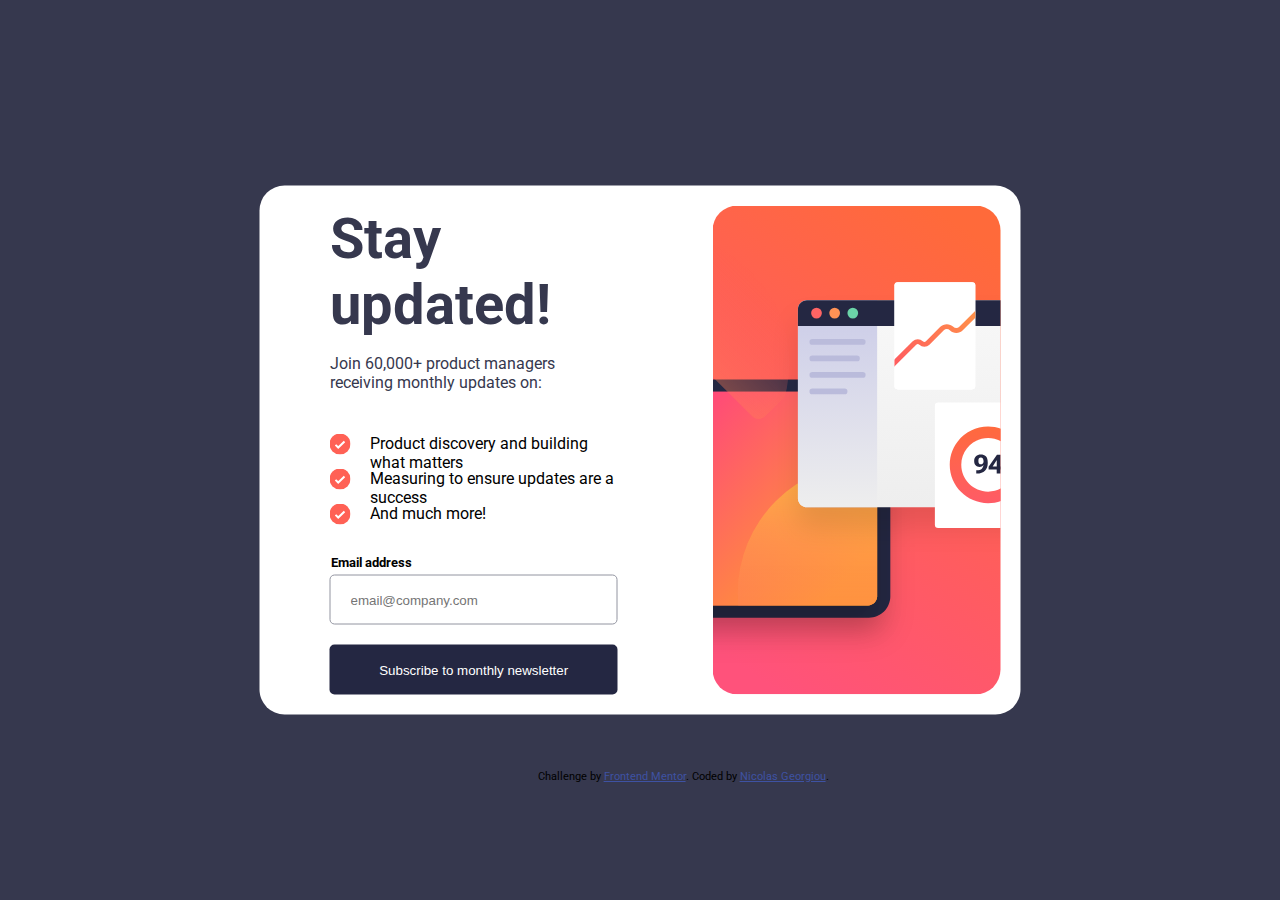
<file: index.html>
<!DOCTYPE html>
<html lang="en">
<head>
  <meta charset="UTF-8">
  <meta name="viewport" content="width=device-width, initial-scale=1.0"> <!-- displays site properly based on user's device -->

  <link rel="icon" type="image/png" sizes="32x32" href="./assets/images/favicon-32x32.png">

  <link rel="preconnect" href="https://fonts.googleapis.com">
  <link rel="preconnect" href="https://fonts.gstatic.com" crossorigin>
  <link href="https://fonts.googleapis.com/css2?family=Roboto:wght@400;700&display=swap" rel="stylesheet">
  
  <link rel="stylesheet" href="styles.css">
  <title>Frontend Mentor | Newsletter sign-up form with success message</title>

  <style>
    .attribution { font-size: 11px; text-align: center; }
    .attribution a { color: hsl(228, 45%, 44%); }
  </style>
</head>
<body>

  <div class="signupstart">
    <div class="left">
      <!-- Sign-up form start -->

      <h1 class="newh1">Stay updated!</h1>

      <p>Join 60,000+ product managers receiving monthly updates on:</p>

      <ul>
        <li>Product discovery and building what matters</li>
        <li>Measuring to ensure updates are a success</li>
        <li>And much more!</li>
      </ul>
      
      <form name="emailForm" onsubmit="return validateEmail()">
        <label class="labeltest">
          <label class="label1">Email address</label>
          <label class="label2">Valid email required*</label>
        </label>
        <input class="inputemail" placeholder="email@company.com" name="email">
        <button class="newbutton" type="submit">Subscribe to monthly newsletter</button>
      </form>
      
      

    </div>

    <div class="right">
      <img class="image-desktop" src="./assets/images/illustration-sign-up-desktop.svg" alt="desktop_img">
      <img class="image-mobile" src="./assets/images/illustration-sign-up-mobile.svg" alt="mobile_img">
    </div>
    

    <!-- Sign-up form end -->
  </div>
  

  <footer>
    <div class="attribution">
      Challenge by <a href="https://www.frontendmentor.io?ref=challenge" target="_blank">Frontend Mentor</a>. 
      Coded by <a href="#">Nicolas Georgiou</a>.
    </div>
  </footer>
  

  <script src="index.js"></script>
</body>
</html>
</file>
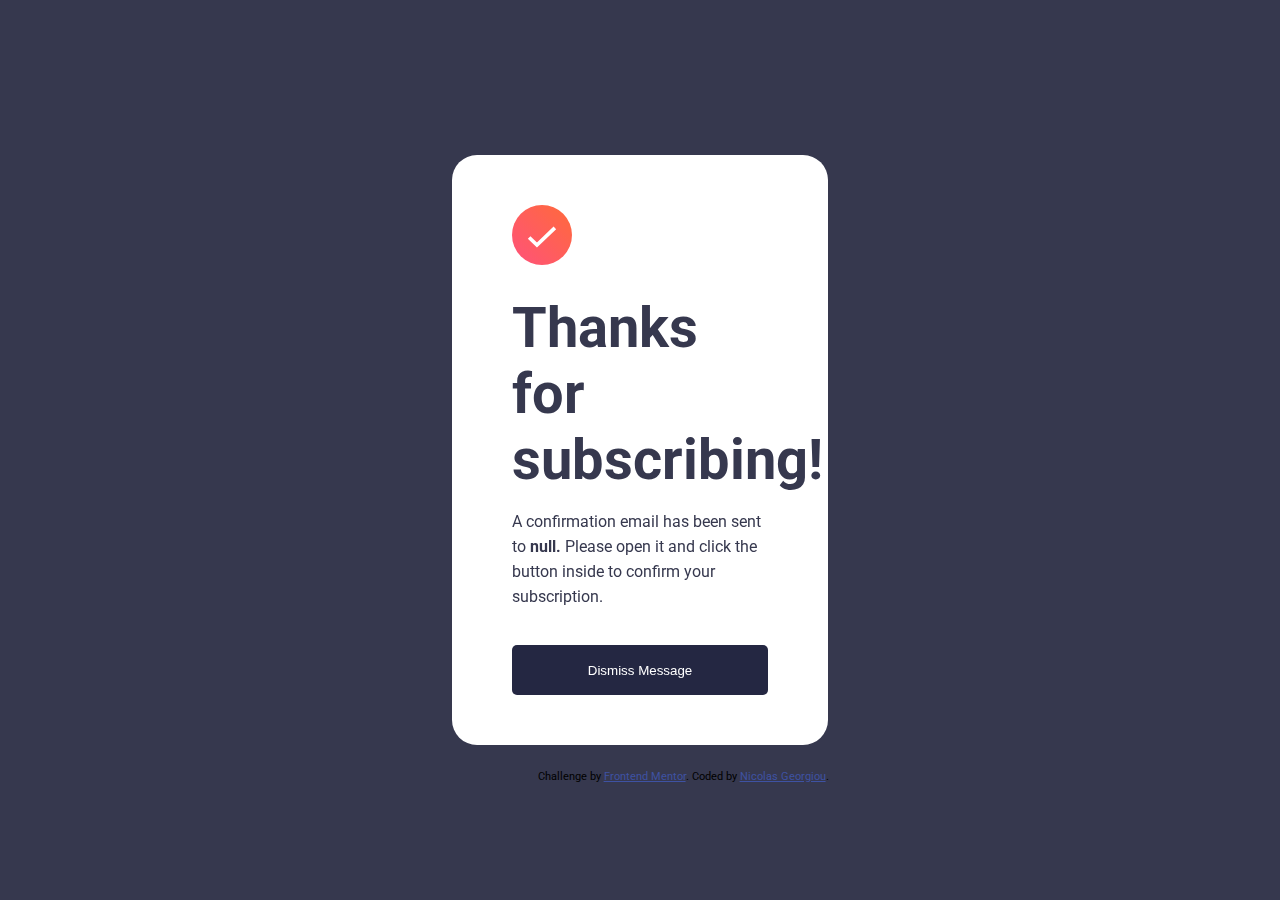
<file: success.html>
<!DOCTYPE html>
<html lang="en">
<head>
  <meta charset="UTF-8">
  <meta name="viewport" content="width=device-width, initial-scale=1.0"> <!-- displays site properly based on user's device -->

  <link rel="icon" type="image/png" sizes="32x32" href="./assets/images/favicon-32x32.png">

  <link rel="preconnect" href="https://fonts.googleapis.com">
  <link rel="preconnect" href="https://fonts.gstatic.com" crossorigin>
  <link href="https://fonts.googleapis.com/css2?family=Roboto:wght@400;700&display=swap" rel="stylesheet">
  
  <link rel="stylesheet" href="styles.css">
  <title>Frontend Mentor | Newsletter sign-up form with success message</title>

  <style>
    .attribution { font-size: 11px; text-align: center; }
    .attribution a { color: hsl(228, 45%, 44%); }
  </style>
</head>
<body>

  <div class="success">
    <!-- Success message start -->

    <img src="./assets/images/icon-success.svg" alt="">

    <h1 class="successh1">Thanks for subscribing!</h1>

    <p>A confirmation email has been sent to <span id="idemail">google@gmail.com</span> 
     Please open it and click the button inside to confirm your subscription.</p>

    <button class="newbutton" onclick="closeWindow()">Dismiss Message</button>

    <!-- Success message end -->
  </div>
  
  <footer>
    <div class="attribution">
      Challenge by <a href="https://www.frontendmentor.io?ref=challenge" target="_blank">Frontend Mentor</a>. 
      Coded by <a href="#">Nicolas Georgiou</a>.
    </div>
  </footer>
  

  <script src="index.js"></script>
</body>
</html>
</file>
<file: styles.css>
body {
    background-color: hsl(235, 18%, 26%);
    margin: 0;
    font-family: 'Roboto', sans-serif;
    box-sizing: border-box;
}

p {
    font-size: 16px;
    color: hsl(235, 18%, 26%);
}

h1 {
    font-size: 3.5rem;
    color: hsl(235, 18%, 26%);
}



/* START */


.signupstart {
    background-color: hsl(0, 0%, 100%);
    border-radius: 25px;
    position: fixed;
    top: 50%;
    left: 50%;
    transform: translate(-50%, -50%);
    padding: 20px;
    display: flex;
    justify-content: space-between;

    z-index: 999;

}

.left {
    display: flex;
    flex-direction: column;
    
    width: 40%;
    padding: 0 50px 0 50px;

    justify-content:center;
    
}

.image-mobile {
    display: none;
}

.left > h1 {
    margin: 0;
}



/* uses background image for bullet points to fix alignment issues */
.left > ul {
    list-style-type: none;
    padding-left: 0;
}

.left > ul > li {
    padding-left: 2.5rem;
    background-image: url('./assets/images/icon-list.svg');
    background-position: 0 0;
    background-repeat: no-repeat;
    height: 25px;
    margin: 10px 0 10px 0;
}

.left > form {
    display: flex;
    text-align: center;
    flex-direction: column;  
}
/*  */


/* FOR 2 LABELS ON THE SAME LINE, WRAP THEM IN A SINGLE LABEL FOR 3 TOTAL LABELS */
.label1 {
    text-align: left;
    font-size: small;
    font-weight: bold;
    float:left;
    padding: 0 0 5px 1px;
    
}

.label2 {
    visibility: hidden;
    color: red;
    text-align: right;
    float: right;
    font-size: small;
    font-weight: bold;
    padding: 0 0 5px 1px;

}
/*  */

/* FORM */
.left > form > input {
    width: 100%;
    height: 50px;
    padding-left: 20px;
    border: 1px solid hsl(231, 7%, 60%);
    border-radius: 5px;
    box-sizing: border-box;
    

}

.newbutton {
    width: 100%;
    height: 50px;
    border-radius: 5px;
    color: white;
    background-color: hsl(234, 29%, 20%);
    border: none;
    margin-top: 20px;
    transition: all 1s ease-in-out;
}

.newbutton:hover {
    background-image: linear-gradient(to right, rgb(255, 81, 110), rgb(255, 136, 0));
}
/*  */

/* Image */
.right {
    display: flex;
    width: 40%;
    min-height: 100%;
}

.right > .image-desktop {
    border-radius: 25px;
    min-width: 100%;
    object-fit: cover;
}
/*  */


/* ************************************* */
/* Success page */

.success {
    background-color: hsl(0, 0%, 100%);
    border-radius: 25px;
    position: fixed;
    top: 50%;
    left: 50%;
    transform: translate(-50%, -50%);
    padding: 50px 60px 50px 60px;
    width: 20%;
    display: flex;
    flex-direction: column;
    justify-content: space-between;
    text-align: left;
}

.success > img {
    height: 60px;
    width: 60px;
    padding-bottom: 30px;
}

.successh1 {
    margin: 0;
}

.success > p {
    line-height: 25px;
}

.useremail {
    content: "hello";
}

#idemail {
    font-weight: bold;
}




@media screen and (max-width: 600px) {

    .signupstart {
        background-color: hsl(0, 0%, 100%);        
        display: flex;
        width: 100vw;
        height: 100vh;
        flex-direction: column-reverse;
        align-items: center;
        padding: 0;
        border-radius: 0;
        transform: none;
        top: 0%;
        left: 0%;
        justify-content:start;
    }

    .left {
        height: 65vh;
        padding: 0;
        width: 90%;
        justify-content:space-evenly;
    }

    h1 {
        font-size: 3rem;
    }
    
    p {
        font-size: 20px;
        margin: 0;
    }

    ul {
        margin-top: 0;
        display: flex;
        flex-direction: column;
        gap: 20px;
    }


    li {
        font-size: 20px;
    }


    .right {
        width: 100vw;
        min-height: 35vh;
        max-height: 35vh;
    }

    .image-mobile {
        display: unset;
        object-fit: cover;
        border-radius: 0px 0px 25px 25px;
        
        width: 100vw;
    }

    .image-desktop {
        display: none;
    }
    
}

/* Footer */
/* Using z-index so footer just moves behind form and isnt in the way */

footer {
    position: absolute;
    bottom: 13%;
    left: 42%;
    z-index: 1;
}
</file>
